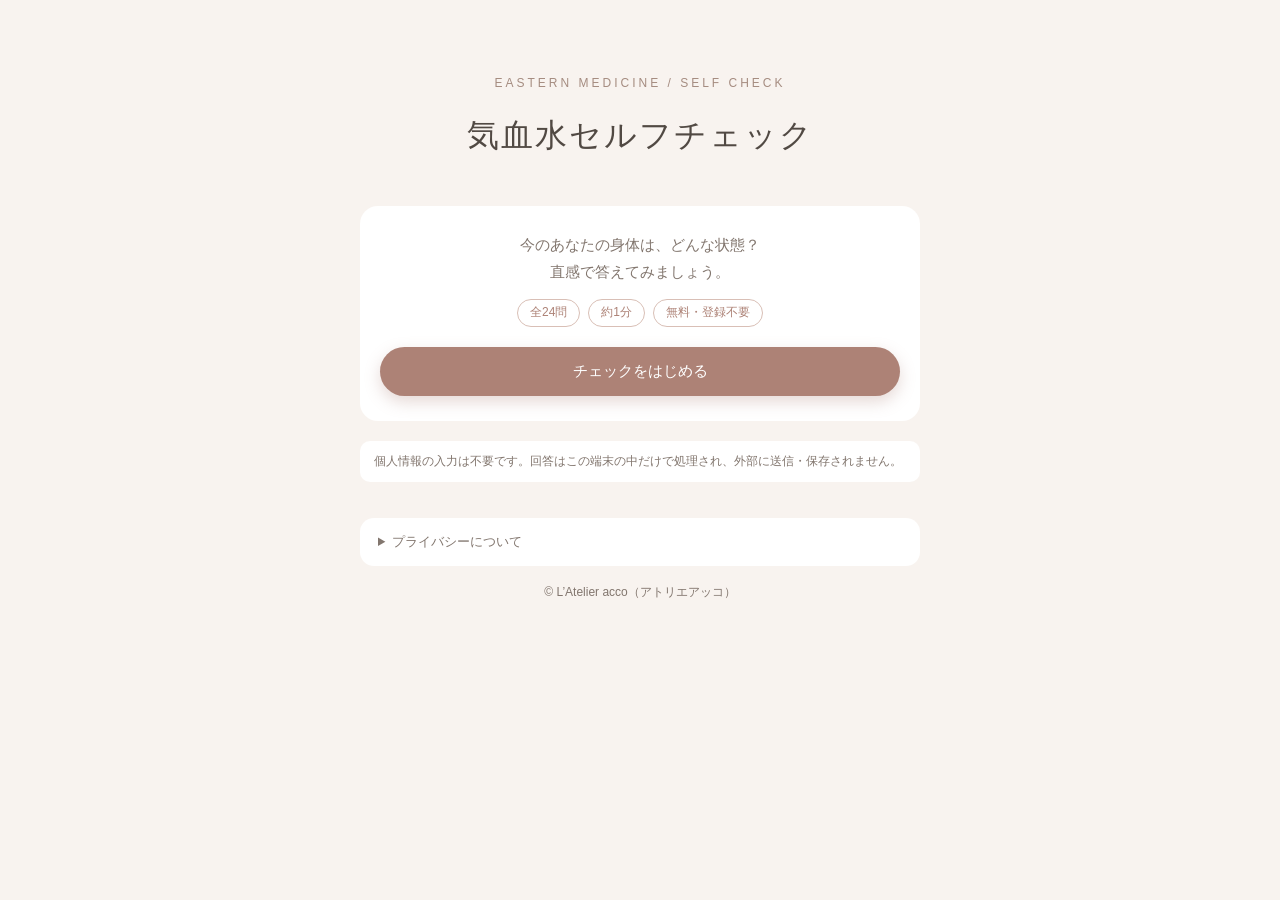
<file: index.html>
<!DOCTYPE html>
<html lang="ja">
<head>
<meta charset="UTF-8">
<meta name="viewport" content="width=device-width, initial-scale=1.0, viewport-fit=cover">
<meta name="theme-color" content="#f8f3ef">
<meta name="color-scheme" content="light">
<meta name="format-detection" content="telephone=no">
<meta name="referrer" content="no-referrer">
<title>気血水セルフチェック｜登録不要・無料</title>
<meta name="description" content="24の質問に答えるだけで、東洋医学の「気・血・水」から今の身体のバランスをセルフチェック。登録不要・無料で、回答は外部に送信されません。">

<!-- SNS・LINEでURLを送ったときのプレビュー（URLを変えたときは、下の og:url と og:image も書き換えてください） -->
<meta property="og:type" content="website">
<meta property="og:site_name" content="気血水セルフチェック">
<meta property="og:title" content="気血水セルフチェック">
<meta property="og:description" content="24の質問に答えるだけ。東洋医学の「気・血・水」から今の身体のバランスをチェック。登録不要・無料。">
<meta property="og:url" content="https://acco-kiketsusui.netlify.app/">
<meta property="og:image" content="https://acco-kiketsusui.netlify.app/assets/img/ogp.png">
<meta name="twitter:card" content="summary_large_image">

<link rel="icon" type="image/png" href="assets/img/favicon.png">
<link rel="apple-touch-icon" href="assets/img/apple-touch-icon.png">
<link rel="stylesheet" href="assets/css/style.css">
</head>

<body>
<div class="container">

<header class="site-header">
  <div class="eyebrow">EASTERN MEDICINE / SELF CHECK</div>
  <h1>気血水セルフチェック</h1>
</header>

<main>

<!-- ===== スタート画面 ===== -->
<section id="start" aria-label="はじめに">
  <div class="card start-card">
    <p class="intro">
      今のあなたの身体は、どんな状態？<br>
      直感で答えてみましょう。
    </p>
    <ul class="badges" aria-label="このチェックの特徴">
      <li>全<span id="questionCount">24</span>問</li>
      <li>約1分</li>
      <li>無料・登録不要</li>
    </ul>
    <p class="about" id="introText" hidden></p>
    <button class="btn primary start-btn" id="startBtn" type="button">チェックをはじめる</button>
  </div>
  <p class="privacy-lead">個人情報の入力は不要です。回答はこの端末の中だけで処理され、外部に送信・保存されません。</p>
</section>

<!-- ===== 質問画面（1問ずつ） ===== -->
<section id="quiz" aria-label="質問" hidden>
  <div class="status">
    <div class="counter" id="counter">1 / 24</div>
    <div class="progress-wrap"><div class="progress" id="progress"></div></div>
  </div>

  <div class="card q-card" id="qCard" aria-live="polite">
    <div class="q-num" id="qNum">Q1</div>
    <p class="q-text" id="qText"></p>
    <div class="answers" id="answerButtons"></div>
  </div>

  <button class="link-btn" id="prevBtn" type="button" hidden>‹ 前の質問に戻る</button>
  <p class="notice">普段の状態や、最近の傾向を思い浮かべてお答えください。</p>
</section>

<!-- ===== 同点・僅差のときのサイン選択 ===== -->
<section id="tiebreak" aria-label="いちばん気になるサインを選ぶ" hidden>
  <div class="card tie-card">
    <div class="result-label">ONE MORE STEP</div>
    <h2 id="tieTitle" tabindex="-1"></h2>
    <p id="tieLead"></p>
    <div id="tieOptions" role="radiogroup" aria-labelledby="tieLead"></div>
    <button class="btn primary" id="tieDecideBtn" type="button" disabled>この内容で結果を見る</button>
  </div>
  <button class="btn secondary" id="tieBackBtn" type="button">質問に戻る</button>
</section>

<!-- ===== 結果画面 ===== -->
<section id="result" aria-label="チェック結果" hidden>
  <div class="card result-card">
    <div class="result-label">YOUR CURRENT BALANCE</div>
    <h2 id="mainTitle" tabindex="-1"></h2>
    <p id="mainDescription"></p>

    <h3>あなたの気血水バランス</h3>
    <!-- 気・血・水のイラスト（文字は自由に変更できます） -->
    <ul class="kbs" aria-label="気・血・水とは">
      <li class="kbs-item kbs-ki"><span class="kbs-char">気</span><span class="kbs-label">エネルギー</span></li>
      <li class="kbs-item kbs-ketsu"><span class="kbs-char">血</span><span class="kbs-label">栄養と<wbr>うるおい</span></li>
      <li class="kbs-item kbs-sui"><span class="kbs-char">水</span><span class="kbs-label">水分の巡り</span></li>
    </ul>
    <p class="about balance-about" id="balanceAbout" hidden></p>
    <div id="scores"></div>

    <h3>今の身体の傾向</h3>
    <p id="explanation"></p>
    <p class="chosen-note" id="chosenNote" hidden></p>

    <h3>おすすめのライフスタイル</h3>
    <div id="advice"></div>

    <h3>食養生のヒント</h3>
    <div id="food"></div>
    <p class="notice" id="foodNotice"></p>
  </div>

  <!-- 無料カウンセリング・Instagram・LINE（config.js で設定） -->
  <div class="card links-card" id="linksCard" hidden>
    <h3 id="linksTitle"></h3>
    <p id="linksText"></p>
    <div class="links" id="links"></div>
  </div>

  <div class="card share-card">
    <h3>結果を保存・シェアする</h3>
    <button class="btn primary" id="saveImageBtn" type="button">結果を画像で保存</button>

    <div class="share-buttons">
      <button class="share-btn native" id="nativeShareBtn" type="button" hidden>シェアする</button>
      <a class="share-btn line" id="lineShareBtn" href="#" target="_blank" rel="noopener noreferrer">LINEで送る</a>
      <a class="share-btn x" id="xShareBtn" href="#" target="_blank" rel="noopener noreferrer">Xでポスト</a>
      <button class="share-btn copy" id="copyBtn" type="button">URLをコピー</button>
    </div>
    <p class="hint">Instagramでシェアするときは、画像を保存してストーリーズやフィードに投稿してください。</p>
  </div>

  <p class="notice disclaimer">
    この結果は、東洋医学の考え方をもとにしたセルフチェックです。医学的な診断ではありません。体調や症状が気になる場合は医療機関にご相談ください。
  </p>

  <button class="btn secondary" id="restartBtn" type="button">もう一度チェックする</button>
</section>

</main>

<footer class="site-footer">
  <details class="privacy">
    <summary>プライバシーについて</summary>
    <ul>
      <li>氏名・メールアドレスなどの個人情報は一切お聞きしません。</li>
      <li>回答はお使いの端末（ブラウザ）の中だけで処理され、外部のサーバーには送信されません。</li>
      <li>回答や結果は保存されません。ページを閉じる・再読み込みすると消えます。</li>
      <li>アクセス解析ツール・広告・Cookieは使用していません。</li>
      <li>シェアボタンを押したときだけ、結果のタイプ名とこのページのURLが、ご自身で選んだシェア先のアプリに渡されます。</li>
    </ul>
  </details>
  <p class="operator" id="operator" hidden></p>
</footer>

</div>

<!-- ===== 画像保存ダイアログ ===== -->
<div class="modal" id="imageModal" role="dialog" aria-modal="true" aria-labelledby="modalTitle" hidden>
  <div class="modal-body">
    <h3 id="modalTitle">結果画像</h3>
    <img id="resultImage" alt="チェック結果の画像">
    <p class="hint" id="saveHint"></p>
    <button class="btn primary" id="downloadBtn" type="button">画像を保存</button>
    <button class="btn secondary" id="closeModalBtn" type="button">閉じる</button>
  </div>
</div>

<div class="toast" id="toast" role="status" aria-live="polite"></div>

<script src="assets/js/config.js"></script>
<script src="assets/js/data.js"></script>
<script src="assets/js/app.js"></script>
</body>
</html>
</file>
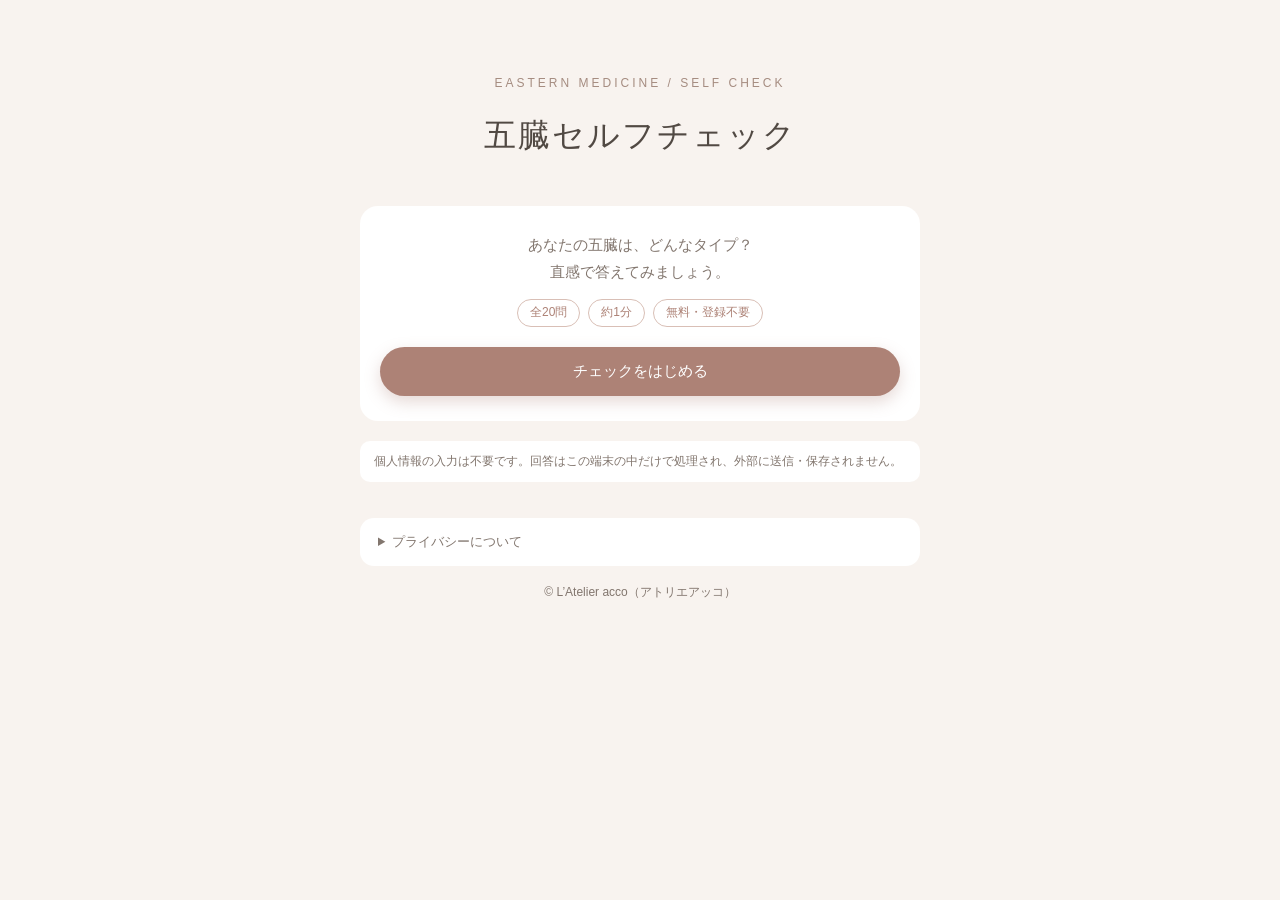
<file: gozou/index.html>
<!DOCTYPE html>
<html lang="ja">
<head>
<meta charset="UTF-8">
<meta name="viewport" content="width=device-width, initial-scale=1.0, viewport-fit=cover">
<meta name="theme-color" content="#f8f3ef">
<meta name="color-scheme" content="light">
<meta name="format-detection" content="telephone=no">
<meta name="referrer" content="no-referrer">
<title>五臓セルフチェック｜登録不要・無料</title>
<meta name="description" content="20の質問に答えるだけで、東洋医学の「五臓（肝・心・脾・肺・腎）」から今のあなたのタイプをセルフチェック。登録不要・無料で、回答は外部に送信されません。">

<!-- SNS・LINEでURLを送ったときのプレビュー（URLを変えたときは、下の og:url と og:image も書き換えてください） -->
<meta property="og:type" content="website">
<meta property="og:site_name" content="五臓セルフチェック">
<meta property="og:title" content="五臓セルフチェック">
<meta property="og:description" content="20の質問に答えるだけ。東洋医学の「五臓」から今のあなたのタイプをチェック。登録不要・無料。">
<meta property="og:url" content="https://acco-kiketsusui.netlify.app/gozou/">
<meta property="og:image" content="https://acco-kiketsusui.netlify.app/assets/img/ogp-gozou.png">
<meta name="twitter:card" content="summary_large_image">

<link rel="icon" type="image/png" href="../assets/img/favicon.png">
<link rel="apple-touch-icon" href="../assets/img/apple-touch-icon.png">
<link rel="stylesheet" href="../assets/css/style.css">
</head>

<body>
<div class="container">

<header class="site-header">
  <div class="eyebrow">EASTERN MEDICINE / SELF CHECK</div>
  <h1>五臓セルフチェック</h1>
</header>

<main>

<!-- ===== スタート画面 ===== -->
<section id="start" aria-label="はじめに">
  <div class="card start-card">
    <p class="intro">
      あなたの五臓は、どんなタイプ？<br>
      直感で答えてみましょう。
    </p>
    <ul class="badges" aria-label="このチェックの特徴">
      <li>全<span id="questionCount">20</span>問</li>
      <li>約1分</li>
      <li>無料・登録不要</li>
    </ul>
    <p class="about" id="introText" hidden></p>
    <button class="btn primary start-btn" id="startBtn" type="button">チェックをはじめる</button>
  </div>
  <p class="privacy-lead">個人情報の入力は不要です。回答はこの端末の中だけで処理され、外部に送信・保存されません。</p>
</section>

<!-- ===== 質問画面（1問ずつ） ===== -->
<section id="quiz" aria-label="質問" hidden>
  <div class="status">
    <div class="counter" id="counter">1 / 20</div>
    <div class="progress-wrap"><div class="progress" id="progress"></div></div>
  </div>

  <div class="card q-card" id="qCard" aria-live="polite">
    <div class="q-num" id="qNum">Q1</div>
    <p class="q-text" id="qText"></p>
    <div class="answers" id="answerButtons"></div>
  </div>

  <button class="link-btn" id="prevBtn" type="button" hidden>‹ 前の質問に戻る</button>
  <p class="notice">普段の状態や、最近の傾向を思い浮かべてお答えください。</p>
</section>

<!-- ===== 同点・僅差のときのサイン選択 ===== -->
<section id="tiebreak" aria-label="いちばん気になるサインを選ぶ" hidden>
  <div class="card tie-card">
    <div class="result-label">ONE MORE STEP</div>
    <h2 id="tieTitle" tabindex="-1"></h2>
    <p id="tieLead"></p>
    <div id="tieOptions" role="radiogroup" aria-labelledby="tieLead"></div>
    <button class="btn primary" id="tieDecideBtn" type="button" disabled>この内容で結果を見る</button>
  </div>
  <button class="btn secondary" id="tieBackBtn" type="button">質問に戻る</button>
</section>

<!-- ===== 結果画面 ===== -->
<section id="result" aria-label="チェック結果" hidden>
  <div class="card result-card">
    <div class="result-label">YOUR TYPE</div>
    <h2 id="mainTitle" tabindex="-1"></h2>
    <p id="mainDescription"></p>

    <h3>あなたの五臓バランス</h3>
    <!-- 五臓のイラスト（文字は自由に変更できます） -->
    <ul class="kbs kbs-five" aria-label="五臓とは">
      <li class="kbs-item kbs-kan"><span class="kbs-char">肝</span><span class="kbs-label">自律神経と<wbr>情緒</span></li>
      <li class="kbs-item kbs-shin"><span class="kbs-char">心</span><span class="kbs-label">心と<wbr>血流</span></li>
      <li class="kbs-item kbs-hi"><span class="kbs-char">脾</span><span class="kbs-label">消化と<wbr>エネルギー</span></li>
      <li class="kbs-item kbs-hai"><span class="kbs-char">肺</span><span class="kbs-label">呼吸と<wbr>肌</span></li>
      <li class="kbs-item kbs-jin"><span class="kbs-char">腎</span><span class="kbs-label">生命力と<wbr>エイジング</span></li>
    </ul>
    <p class="about balance-about" id="balanceAbout" hidden></p>
    <div id="scores"></div>

    <h3>あなたのタイプ</h3>
    <p id="explanation"></p>
    <ul class="features" id="features" hidden></ul>
    <p class="chosen-note" id="chosenNote" hidden></p>
  </div>

  <!-- 無料カウンセリング・Instagram・LINE（gozou-data.js の config で設定） -->
  <div class="card links-card" id="linksCard" hidden>
    <h3 id="linksTitle"></h3>
    <p id="linksText"></p>
    <div class="links" id="links"></div>
  </div>

  <div class="card share-card">
    <h3>結果を保存・シェアする</h3>
    <button class="btn primary" id="saveImageBtn" type="button">結果を画像で保存</button>

    <div class="share-buttons">
      <button class="share-btn native" id="nativeShareBtn" type="button" hidden>シェアする</button>
      <a class="share-btn line" id="lineShareBtn" href="#" target="_blank" rel="noopener noreferrer">LINEで送る</a>
      <a class="share-btn x" id="xShareBtn" href="#" target="_blank" rel="noopener noreferrer">Xでポスト</a>
      <button class="share-btn copy" id="copyBtn" type="button">URLをコピー</button>
    </div>
    <p class="hint">Instagramでシェアするときは、画像を保存してストーリーズやフィードに投稿してください。</p>
  </div>

  <p class="notice disclaimer">
    この結果は、東洋医学の考え方をもとにしたセルフチェックです。医学的な診断ではありません。体調や症状が気になる場合は医療機関にご相談ください。
  </p>

  <button class="btn secondary" id="restartBtn" type="button">もう一度チェックする</button>
</section>

</main>

<footer class="site-footer">
  <details class="privacy">
    <summary>プライバシーについて</summary>
    <ul>
      <li>氏名・メールアドレスなどの個人情報は一切お聞きしません。</li>
      <li>回答はお使いの端末（ブラウザ）の中だけで処理され、外部のサーバーには送信されません。</li>
      <li>回答や結果は保存されません。ページを閉じる・再読み込みすると消えます。</li>
      <li>アクセス解析ツール・広告・Cookieは使用していません。</li>
      <li>シェアボタンを押したときだけ、結果のタイプ名とこのページのURLが、ご自身で選んだシェア先のアプリに渡されます。</li>
    </ul>
  </details>
  <p class="operator" id="operator" hidden></p>
</footer>

</div>

<!-- ===== 画像保存ダイアログ ===== -->
<div class="modal" id="imageModal" role="dialog" aria-modal="true" aria-labelledby="modalTitle" hidden>
  <div class="modal-body">
    <h3 id="modalTitle">結果画像</h3>
    <img id="resultImage" alt="チェック結果の画像">
    <p class="hint" id="saveHint"></p>
    <button class="btn primary" id="downloadBtn" type="button">画像を保存</button>
    <button class="btn secondary" id="closeModalBtn" type="button">閉じる</button>
  </div>
</div>

<div class="toast" id="toast" role="status" aria-live="polite"></div>

<script src="../assets/js/config.js"></script>
<script src="../assets/js/gozou-data.js"></script>
<script src="../assets/js/app.js"></script>
</body>
</html>
</file>
<file: assets/css/style.css>
/* ============================================================
   気血水セルフチェック スタイル
   色を変えたいときは :root の値を書き換えてください。
   ============================================================ */
:root {
  --bg: #f8f3ef;
  --card: #ffffff;
  --text: #514943;
  --sub: #82766e;
  --muted: #998d86;
  --light: #a58c80;
  --accent: #ad8276;
  --accent-soft: #fffaf7;
  --accent-border: #d9bfb6;
  --track: #eee8e3;
  --fill: #bd988c;
  --line: #eaded7;
  --btn-sub: #eee5df;
  --btn-sub-text: #75645c;
  --error: #b0665a;
  --line-green: #06c755;
}

* { box-sizing: border-box; }
[hidden] { display: none !important; }

html { -webkit-text-size-adjust: 100%; }

body {
  margin: 0;
  background: var(--bg);
  color: var(--text);
  font-family: -apple-system, BlinkMacSystemFont, "Hiragino Sans",
    "Hiragino Kaku Gothic ProN", "Noto Sans JP", "Yu Gothic", Meiryo, sans-serif;
  line-height: 1.8;
}

.container {
  max-width: 600px;
  margin: auto;
  padding: 28px 20px calc(40px + env(safe-area-inset-bottom));
}

/* ---------- ヘッダー ---------- */
.site-header { text-align: center; padding: 25px 10px 10px; }

.eyebrow { font-size: 12px; letter-spacing: 3px; color: var(--light); }

h1 {
  font-size: 27px;
  font-weight: 500;
  letter-spacing: 2px;
  margin: 12px 0;
}

.intro { font-size: 14px; color: var(--sub); }

.badges {
  list-style: none;
  padding: 0;
  margin: 14px 0 0;
  display: flex;
  justify-content: center;
  gap: 8px;
}
.badges li {
  font-size: 12px;
  color: var(--accent);
  border: 1px solid var(--accent-border);
  border-radius: 20px;
  padding: 2px 12px;
  background: var(--card);
}

/* ---------- 進捗 ---------- */
.status {
  position: sticky;
  top: 0;
  z-index: 5;
  background: rgba(248, 243, 239, .94);
  padding: 10px 0 2px;
}
.counter { text-align: right; font-size: 12px; color: var(--muted); }
.progress-wrap {
  background: #e8dfd9;
  height: 5px;
  border-radius: 10px;
  margin: 6px 0 10px;
  overflow: hidden;
}
.progress { height: 100%; width: 0%; background: #b58d82; transition: width .3s; }

/* スタート画面以外では、ヘッダーを小さくして質問を見やすく */
body[data-view="quiz"] .site-header,
body[data-view="tiebreak"] .site-header,
body[data-view="result"] .site-header { padding: 4px 10px 0; }
body[data-view="quiz"] .site-header h1,
body[data-view="tiebreak"] .site-header h1,
body[data-view="result"] .site-header h1 { font-size: 18px; margin: 4px 0 6px; }
body[data-view="quiz"] .eyebrow,
body[data-view="tiebreak"] .eyebrow,
body[data-view="result"] .eyebrow { font-size: 10px; }

/* ---------- スタート画面 ---------- */
.start-card { text-align: center; padding: 30px 22px 26px; margin-top: 8px; }
.start-card .intro { font-size: 15px; margin: 0; }
.start-card .about { margin-top: 18px; }
.start-btn { font-size: 16px; padding: 17px; margin-top: 26px; box-shadow: 0 6px 16px rgba(173, 130, 118, .3); }

/* ---------- 質問カード（1問ずつ） ---------- */
.q-card {
  text-align: center;
  padding: 28px 20px 22px;
  margin-top: 6px;
  box-shadow: 0 4px 18px rgba(120, 102, 90, .06);
}
.q-num {
  display: inline-block;
  font-size: 13px;
  font-weight: 600;
  letter-spacing: 2px;
  color: var(--accent);
  background: var(--accent-soft);
  border: 1px solid var(--line);
  border-radius: 20px;
  padding: 2px 14px;
}
.q-text {
  font-size: 19px;
  font-weight: 500;
  line-height: 1.6;
  margin: 18px 0 26px;
  min-height: 3.2em;              /* 1行・2行の質問でボタン位置が動きにくいように */
  display: flex;
  align-items: center;
  justify-content: center;
}
.answers { display: grid; gap: 12px; }
.answer {
  display: block;
  width: 100%;
  min-height: 54px;
  border-radius: 28px;
  border: 1.5px solid var(--accent-border);
  background: var(--card);
  color: var(--text);
  font-size: 16px;
  font-family: inherit;
  cursor: pointer;
  transition: background .15s, color .15s, border-color .15s, transform .1s;
  -webkit-tap-highlight-color: transparent;
}
.answer:active { transform: scale(.98); }
.answer.is-selected { background: var(--accent); border-color: var(--accent); color: #fff; }
@media (hover: hover) { .answer:hover { border-color: var(--accent); } }

.link-btn {
  display: block;
  margin: 14px auto 0;
  background: none;
  border: none;
  color: var(--sub);
  font-size: 14px;
  font-family: inherit;
  padding: 8px 12px;
  cursor: pointer;
}

/* 質問の切り替えアニメーション */
.q-card.slide-next { animation: slideNext .28s ease-out; }
.q-card.slide-prev { animation: slidePrev .28s ease-out; }
@keyframes slideNext { from { opacity: 0; transform: translateX(24px); } to { opacity: 1; transform: none; } }
@keyframes slidePrev { from { opacity: 0; transform: translateX(-24px); } to { opacity: 1; transform: none; } }

/* ---------- ボタン ---------- */
.btn {
  display: block;
  width: 100%;
  border: none;
  border-radius: 30px;
  padding: 15px;
  font-size: 15px;
  font-family: inherit;
  cursor: pointer;
  -webkit-tap-highlight-color: transparent;
}
.btn.primary { background: var(--accent); color: #fff; margin-top: 20px; }
.btn.secondary { background: var(--btn-sub); color: var(--btn-sub-text); margin-top: 12px; }
.btn:active { opacity: .85; }
button:focus-visible, a:focus-visible, summary:focus-visible {
  outline: 2px solid var(--accent);
  outline-offset: 2px;
}


.notice { font-size: 11px; color: var(--muted); margin-top: 20px; }
/* 同点のときのタイプ選択 */
#tiebreak h2 { font-size: 21px; font-weight: 500; margin: 5px 0 6px; outline: none; }
#tiebreak p { font-size: 14px; margin: 0 0 14px; }
.sign-option {
  display: flex;
  align-items: center;
  gap: 12px;
  background: var(--card);
  border: 1.5px solid var(--accent-border);
  border-radius: 14px;
  padding: 14px 16px;
  margin: 0 0 10px;
  font-size: 15px;
  cursor: pointer;
  transition: background .15s, border-color .15s;
  -webkit-tap-highlight-color: transparent;
}
.sign-option input { accent-color: var(--accent); width: 20px; height: 20px; flex-shrink: 0; margin: 0; }
.sign-option.is-selected { background: var(--accent-soft); border-color: var(--accent); }
.sign-option:focus-within { outline: 2px solid var(--accent); outline-offset: 2px; }
#tieDecideBtn:disabled { opacity: .45; cursor: default; }
.tie-option {
  display: block;
  width: 100%;
  text-align: left;
  background: var(--accent-soft);
  border: 1.5px solid var(--accent-border);
  border-radius: 14px;
  padding: 14px 16px;
  margin: 0 0 12px;
  font-family: inherit;
  color: var(--text);
  cursor: pointer;
  -webkit-tap-highlight-color: transparent;
}
.tie-option:active { background: #f6ebe5; }
.tie-head { display: flex; flex-wrap: wrap; align-items: baseline; gap: 2px 8px; }
.tie-name { font-size: 16px; font-weight: 600; color: var(--accent); }
.tie-label { font-size: 13px; color: var(--sub); }
.tie-signs { margin: 6px 0 0; padding-left: 1.2em; font-size: 13px; color: var(--text); }
@media (min-width: 768px) { .tie-option:hover { border-color: var(--accent); } }

.about {
  font-size: 13px;
  color: var(--sub);
  text-align: left;
  background: var(--card);
  border-radius: 12px;
  padding: 12px 16px;
  margin: 16px 0 0;
}
/* 気・血・水のイラスト */
#result ul.kbs {
  list-style: none;
  padding: 6px 0 2px;
  margin: 0 auto;
  max-width: 420px;
  display: grid;
  grid-template-columns: repeat(3, minmax(0, 1fr));
  gap: clamp(8px, 3vw, 16px);
}
#result .kbs li { font-size: inherit; }
.kbs-item {
  aspect-ratio: 1 / 1;
  border-radius: 50%;
  border: 2px solid;
  display: flex;
  flex-direction: column;
  align-items: center;
  justify-content: center;
  text-align: center;
  padding: 4px;
}
.kbs-char {
  font-family: "Hiragino Mincho ProN", "Yu Mincho", "YuMincho", "Noto Serif JP", "Noto Serif CJK JP", serif;
  font-weight: 700;
  font-size: clamp(30px, 10vw, 44px);
  line-height: 1.1;
}
.kbs-label {
  font-size: clamp(10px, 3vw, 13px);
  font-weight: 600;
  line-height: 1.3;
  margin-top: 4px;
  padding: 0 6px;
  word-break: keep-all;          /* 「栄養と／うるおい」の区切りでだけ改行する */
  overflow-wrap: normal;
}
.kbs-ki    { border-color: #c99a45; background: #faf1df; color: #b88732; }
.kbs-ketsu { border-color: #a5484e; background: #f6e4e4; color: #9a3d44; }
.kbs-sui   { border-color: #4f7d88; background: #e2edef; color: #43707b; }

/* 五臓のイラスト（上に3つ、下に2つ） */
#result ul.kbs-five {
  display: flex;
  flex-wrap: wrap;
  justify-content: center;
  gap: clamp(8px, 3vw, 14px);
  max-width: 440px;
}
#result ul.kbs-five .kbs-item { width: calc((100% - 2 * clamp(8px, 3vw, 14px)) / 3); }
.kbs-kan  { border-color: #6f9a6a; background: #e8f1e5; color: #557f51; }
.kbs-shin { border-color: #a5484e; background: #f6e4e4; color: #9a3d44; }
.kbs-hi   { border-color: #c99a45; background: #faf1df; color: #b88732; }
.kbs-hai  { border-color: #9b9690; background: #f5f3f0; color: #6f6a64; }
.kbs-jin  { border-color: #3f4b66; background: #e6e9f0; color: #36415c; }

/* タイプの特徴（五臓チェック） */
#result ul.features { margin: 8px 0 4px; padding-left: 1.3em; }
#result ul.features li { margin-bottom: 4px; }

#result p.balance-about { font-size: 13px; background: var(--accent-soft); margin: 4px 0 6px; }
#result p.chosen-note {
  color: var(--accent);
  font-weight: 500;
  border-top: 1px dashed var(--line);
  padding-top: 10px;
  margin-top: 4px;
}
#result p.lifestyle {
  background: var(--accent-soft);
  border-left: 3px solid var(--accent-border);
  border-radius: 4px;
  padding: 8px 12px;
  margin: 6px 0 10px;
}
.privacy-lead {
  font-size: 12px;
  color: var(--sub);
  background: var(--card);
  border-radius: 10px;
  padding: 10px 14px;
  margin-top: 8px;
}

/* ---------- 結果 ---------- */
.card {
  background: var(--card);
  border-radius: 18px;
  padding: 25px 20px;
  margin: 20px 0;
}

.result-label { color: var(--accent); font-size: 12px; letter-spacing: 2px; }

#result h2 { font-size: 25px; font-weight: 500; margin: 5px 0 12px; outline: none; }

#result h3 {
  font-size: 16px;
  font-weight: 500;
  margin: 25px 0 10px;
  border-bottom: 1px solid var(--line);
  padding-bottom: 8px;
}
#result .card > h3:first-child { margin-top: 0; }

#result p, #result li { font-size: 14px; }
#result ul { margin: 0; padding-left: 1.3em; }

.group-title { font-size: 13px; color: var(--accent); margin: 14px 0 4px; font-weight: 600; }

.type-item { padding: 12px 0; border-bottom: 1px solid #eee7e2; }
.type-row { display: flex; justify-content: space-between; font-size: 14px; }
.type-name { font-weight: 600; }
.type-item.is-top .type-name { color: var(--accent); }
.score-bar { height: 7px; background: var(--track); border-radius: 10px; margin-top: 7px; overflow: hidden; }
.score-fill { height: 100%; background: var(--fill); }

/* 食材チップ */
#result ul.chips {
  list-style: none;
  padding: 0;
  margin: 6px 0;
  display: flex;
  flex-wrap: wrap;
  gap: 6px;
}
#result .chips li {
  font-size: 13px;
  background: var(--accent-soft);
  border: 1px solid var(--line);
  border-radius: 20px;
  padding: 2px 12px;
}
#result p.food-tip { margin: 6px 0 2px; }
#result p.food-avoid { font-size: 13px; color: var(--sub); margin: 0; }

/* シェア */
.share-buttons {
  display: grid;
  grid-template-columns: 1fr 1fr;
  gap: 10px;
  margin-top: 14px;
}
.share-btn {
  display: flex;
  align-items: center;
  justify-content: center;
  min-height: 46px;
  border-radius: 24px;
  border: 1px solid var(--line);
  background: var(--card);
  color: var(--text);
  font-size: 14px;
  font-family: inherit;
  text-decoration: none;
  cursor: pointer;
  -webkit-tap-highlight-color: transparent;
}
.share-btn.copy { grid-column: 1 / -1; }
.nowrap { white-space: nowrap; display: inline-block; }
#mainTitle .reading { font-size: .8em; }
.share-btn.native { grid-column: 1 / -1; background: var(--btn-sub); border-color: var(--btn-sub); }
.share-btn.line { background: var(--line-green); border-color: var(--line-green); color: #fff; }
.share-btn.x { background: #1f1f1f; border-color: #1f1f1f; color: #fff; }

.hint { font-size: 12px; color: var(--sub); margin: 12px 0 0; }

/* 外部リンク */
.links { display: grid; gap: 10px; margin-top: 12px; }
.links a {
  display: block;
  text-align: center;
  padding: 13px;
  border-radius: 26px;
  font-size: 14px;
  text-decoration: none;
  color: var(--text);
  border: 1px solid var(--accent-border);
}
.links a.instagram { background: linear-gradient(90deg, #f58529, #dd2a7b 50%, #8134af); color: #fff; border: none; }
.links a.line { background: var(--line-green); color: #fff; border: none; }

.disclaimer { margin: 0 4px; }

/* ---------- フッター ---------- */
.site-footer { margin-top: 36px; font-size: 12px; color: var(--sub); }
.privacy { background: var(--card); border-radius: 14px; padding: 12px 18px; }
.privacy summary { cursor: pointer; font-size: 13px; }
.privacy ul { padding-left: 1.2em; margin: 10px 0 4px; }
.privacy li { margin-bottom: 4px; }
.operator { text-align: center; margin-top: 16px; }

/* ---------- 画像ダイアログ ---------- */
.modal {
  position: fixed;
  inset: 0;
  z-index: 50;
  background: rgba(60, 50, 45, .55);
  display: flex;
  align-items: center;
  justify-content: center;
  padding: 16px;
}
.modal-body {
  background: var(--card);
  border-radius: 18px;
  padding: 18px;
  width: 100%;
  max-width: 420px;
  max-height: 100%;
  overflow-y: auto;
  text-align: center;
}
.modal-body h3 { font-size: 16px; font-weight: 500; margin: 0 0 10px; }
.modal-body img {
  display: block;
  width: 100%;
  max-height: 55vh;
  object-fit: contain;
  border-radius: 10px;
  background: var(--bg);
  -webkit-touch-callout: default;
}

/* ---------- トースト ---------- */
.toast {
  position: fixed;
  left: 50%;
  bottom: calc(24px + env(safe-area-inset-bottom));
  transform: translateX(-50%) translateY(20px);
  background: rgba(60, 50, 45, .9);
  color: #fff;
  font-size: 13px;
  padding: 10px 18px;
  border-radius: 20px;
  opacity: 0;
  pointer-events: none;
  transition: opacity .25s, transform .25s;
  z-index: 60;
}
.toast.show { opacity: 1; transform: translateX(-50%) translateY(0); }

/* ---------- 画面幅ごとの調整 ---------- */
@media (max-width: 400px) {
  h1 { font-size: 23px; }
  .eyebrow { font-size: 10px; letter-spacing: 1.5px; }
  .q-card { padding: 20px 16px 18px; }
  .q-text { font-size: 18px; margin: 12px 0 18px; }
  .answers { gap: 8px; }
  .answer { min-height: 46px; font-size: 15px; }
  body[data-view="quiz"] .status { padding: 2px 0 0; }
  body[data-view="quiz"] .progress-wrap { margin: 4px 0 8px; }
  .q-card { margin-top: 0; }
  .q-text { min-height: 2.8em; }
  .link-btn { margin-top: 6px; }
  .container { padding: 18px 14px calc(36px + env(safe-area-inset-bottom)); }
}

@media (min-width: 768px) {
  .container { padding-top: 48px; }
  h1 { font-size: 32px; }
  .btn.primary:hover { opacity: .92; }
}

@media (prefers-reduced-motion: reduce) {
  * { transition: none !important; scroll-behavior: auto !important; }
}
</file>
